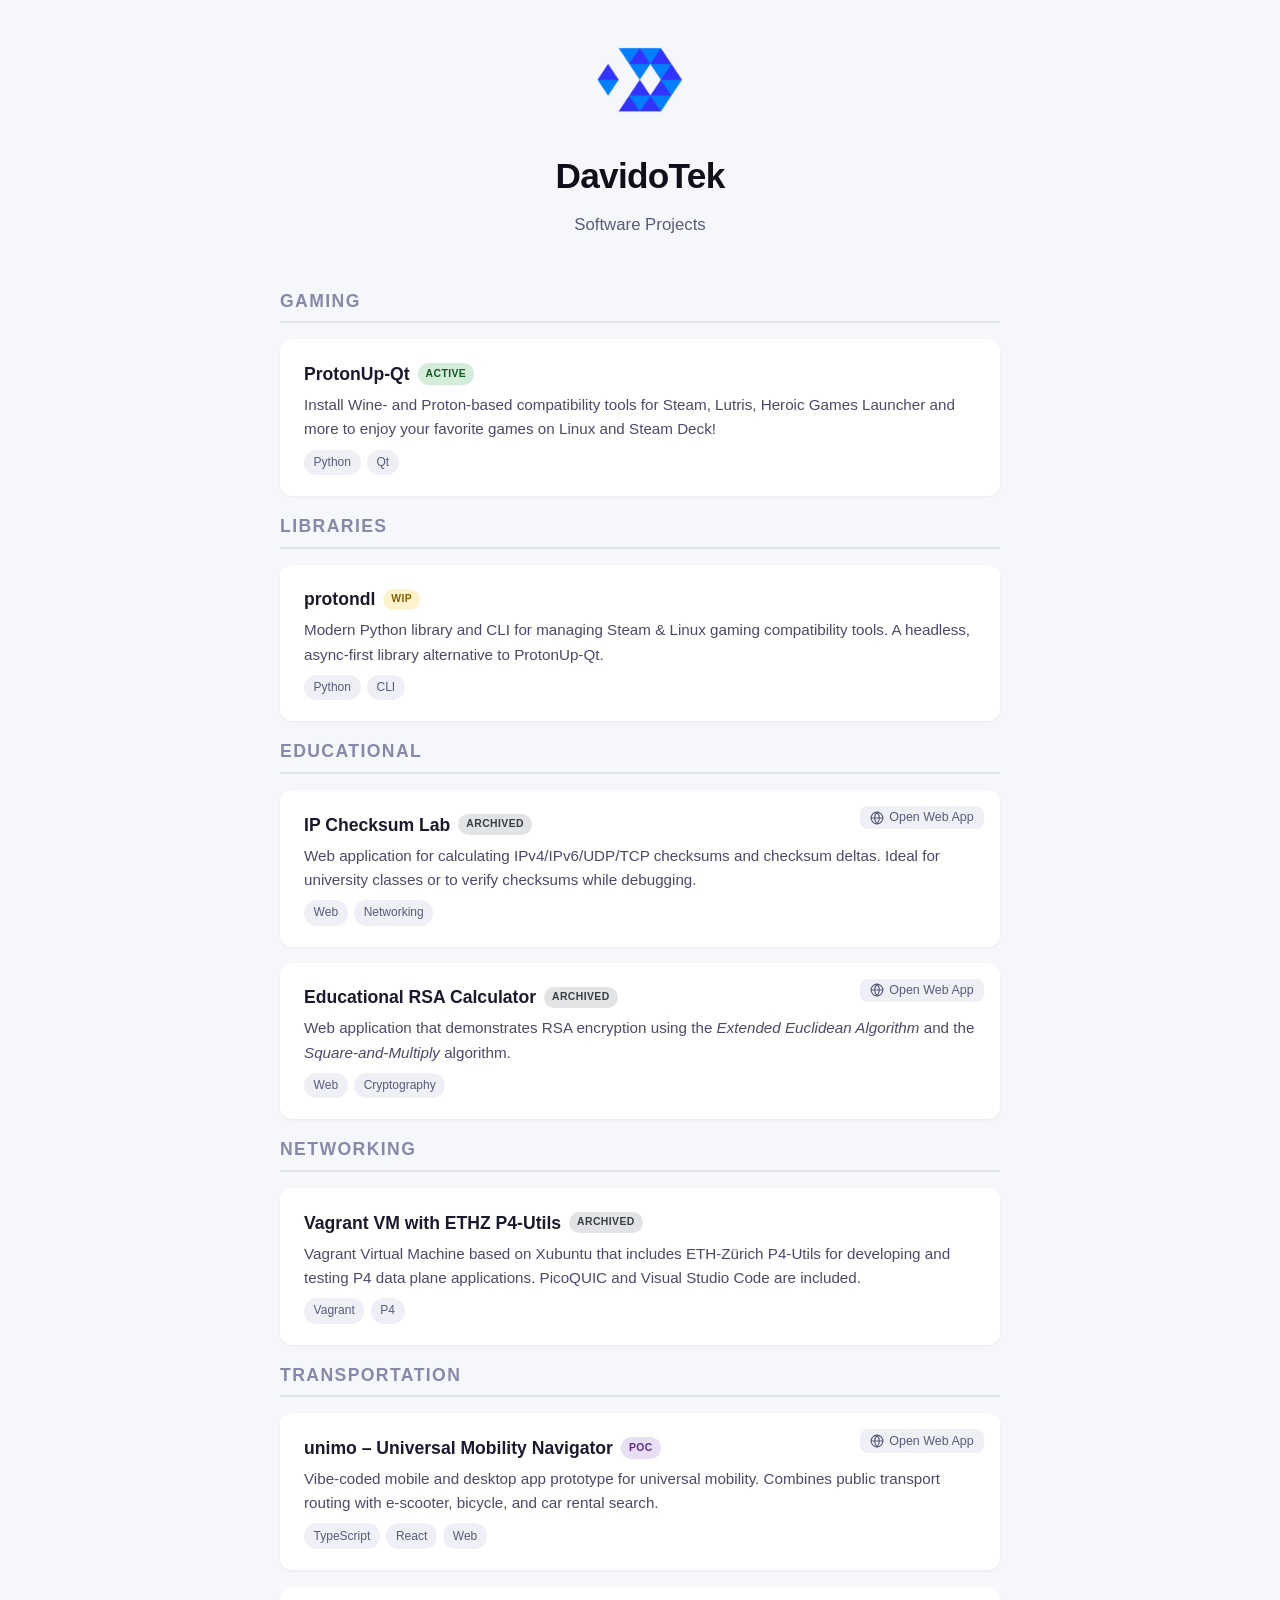
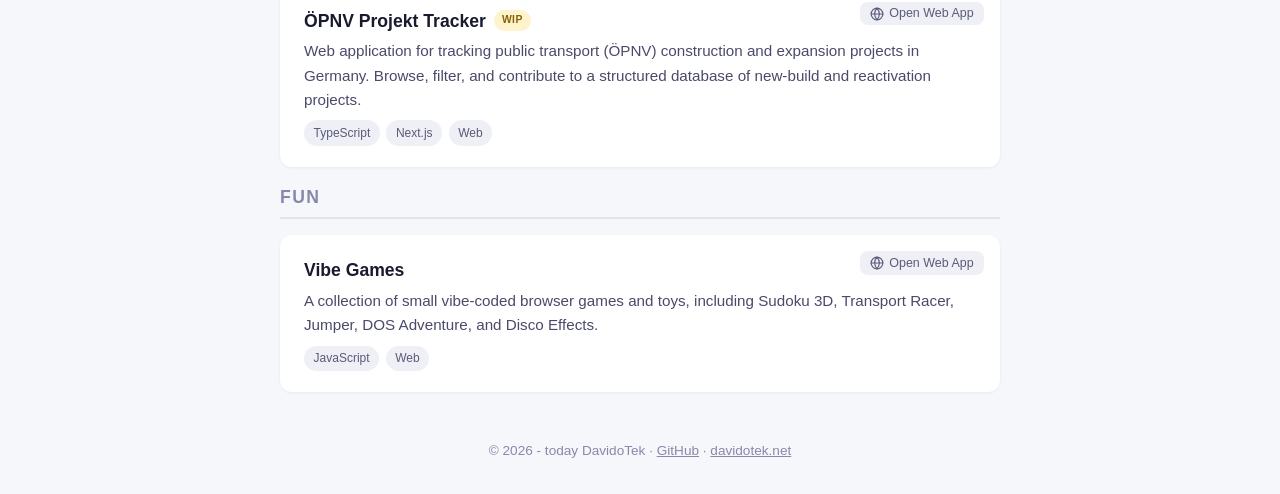
<file: index.html>
<!DOCTYPE html>
<html lang="en">
<head>
  <meta charset="UTF-8">
  <meta name="viewport" content="width=device-width, initial-scale=1.0">
  <meta name="description" content="Software projects by DavidoTek – ProtonUp-Qt, protondl, Educational RSA Calculator, ÖPNV Projekt Tracker, unimo, and more.">
  <meta name="keywords" content="DavidoTek, software, open source, linux, protonup-qt, pupgui2, networking">
  <meta name="author" content="DavidoTek">

  <!-- Open Graph -->
  <meta property="og:title" content="DavidoTek – Software Projects">
  <meta property="og:description" content="Software projects by DavidoTek – ProtonUp-Qt, protondl, Educational RSA Calculator, ÖPNV Projekt Tracker, unimo, and more.">
  <meta property="og:url" content="https://davidotek.github.io/">
  <meta property="og:type" content="website">
  <meta property="og:image" content="https://davidotek.github.io/logo.png">

  <!-- Twitter Card -->
  <meta name="twitter:card" content="summary">
  <meta name="twitter:title" content="DavidoTek – Software Projects">
  <meta name="twitter:description" content="Software projects by DavidoTek – ProtonUp-Qt, protondl, Educational RSA Calculator, ÖPNV Projekt Tracker, unimo, and more.">

  <title>DavidoTek – Software Projects</title>
  <link rel="icon" href="favicon.ico" sizes="48x48">
  <link rel="icon" href="logo.png" type="image/png">
  <link rel="apple-touch-icon" href="logo.png">
  <style>
    * { margin: 0; padding: 0; box-sizing: border-box; }

    body {
      font-family: -apple-system, BlinkMacSystemFont, "Segoe UI", Roboto, Helvetica, Arial, sans-serif;
      background: #f5f7fa;
      color: #1a1a2e;
      line-height: 1.6;
      min-height: 100vh;
      display: flex;
      flex-direction: column;
      align-items: center;
      padding: 2rem 1.5rem;
    }

    .container {
      max-width: 720px;
      width: 100%;
    }

    header {
      text-align: center;
      margin-bottom: 3rem;
    }

    header .logo {
      width: 96px;
      height: 96px;
      margin-bottom: 0.75rem;
    }

    header h1 {
      font-size: 2.2rem;
      font-weight: 700;
      letter-spacing: -0.02em;
      color: #0f0f1a;
    }

    header p {
      margin-top: 0.5rem;
      color: #5a5a7a;
      font-size: 1.05rem;
    }

    .section-title {
      font-size: 1.1rem;
      font-weight: 600;
      text-transform: uppercase;
      letter-spacing: 0.08em;
      color: #8888aa;
      margin-bottom: 1rem;
      padding-bottom: 0.4rem;
      border-bottom: 2px solid #e0e4ec;
    }

    .card {
      background: #fff;
      border-radius: 12px;
      padding: 1.3rem 1.5rem;
      margin-bottom: 1rem;
      box-shadow: 0 1px 3px rgba(0,0,0,0.06);
      transition: transform 0.15s ease, box-shadow 0.15s ease;
      position: relative;
      cursor: pointer;
    }

    .card:hover {
      transform: translateY(-2px);
      box-shadow: 0 4px 12px rgba(0,0,0,0.08);
    }

    .card .btn-web {
      position: absolute;
      top: 1rem;
      right: 1rem;
      display: inline-flex;
      align-items: center;
      gap: 0.3rem;
      padding: 0.3rem 0.65rem;
      border-radius: 8px;
      background: #eef0f6;
      color: #5a5a7a;
      font-size: 0.78rem;
      font-weight: 500;
      text-decoration: none;
      line-height: 1;
      transition: background 0.15s;
    }

    .card .btn-web:hover {
      background: #dce0ec;
      color: #1a1a2e;
    }

    .card .btn-web svg {
      width: 14px;
      height: 14px;
      flex-shrink: 0;
    }

    .card h3 {
      font-size: 1.1rem;
      font-weight: 600;
      margin-bottom: 0.3rem;
      display: flex;
      align-items: center;
      gap: 0.5rem;
      flex-wrap: wrap;
    }

    .card h3 a {
      color: #1a1a2e;
      text-decoration: none;
    }

    .card h3 a:hover {
      color: #3b82f6;
    }

    .badge {
      font-size: 0.65rem;
      font-weight: 600;
      padding: 0.15rem 0.5rem;
      border-radius: 20px;
      letter-spacing: 0.04em;
      text-transform: uppercase;
    }

    .badge-active {
      background: #d4edda;
      color: #155724;
    }

    .badge-wip {
      background: #fff3cd;
      color: #856404;
    }

    .badge-archived {
      background: #e2e3e5;
      color: #383d41;
    }

    .badge-poc {
      background: #e8dff5;
      color: #5a2e8a;
    }

    .card p {
      font-size: 0.95rem;
      color: #4a4a6a;
    }

    .tags {
      display: flex;
      flex-wrap: wrap;
      gap: 0.4rem;
      margin-top: 0.5rem;
    }

    .tag {
      font-size: 0.75rem;
      font-weight: 500;
      padding: 0.2rem 0.6rem;
      border-radius: 20px;
      background: #eef0f6;
      color: #5a5a7a;
    }

    footer {
      margin-top: 3rem;
      text-align: center;
      color: #8888aa;
      font-size: 0.85rem;
    }
  </style>
</head>
<body>
  <div class="container">
    <header>
      <img class="logo" src="logo.png" alt="DavidoTek logo" width="96" height="96">
      <h1>DavidoTek</h1>
      <p>Software Projects</p>
    </header>

    <section>
      <div class="section-title">Gaming</div>

      <div class="card">
        <h3><a href="https://davidotek.github.io/protonup-qt/">ProtonUp-Qt</a><span class="badge badge-active">Active</span></h3>
        <p>Install Wine- and Proton-based compatibility tools for Steam, Lutris, Heroic Games Launcher and more to enjoy your favorite games on Linux and Steam Deck!</p>
        <div class="tags"><span class="tag">Python</span><span class="tag">Qt</span></div>
      </div>
    </section>

    <section>
      <div class="section-title">Libraries</div>

      <div class="card">
        <h3><a href="https://davidotek.github.io/protondl/">protondl</a><span class="badge badge-wip">WIP</span></h3>
        <p>Modern Python library and CLI for managing Steam &amp; Linux gaming compatibility tools. A headless, async-first library alternative to ProtonUp-Qt.</p>
        <div class="tags"><span class="tag">Python</span><span class="tag">CLI</span></div>
      </div>
    </section>

    <section>
      <div class="section-title">Educational</div>

      <div class="card">
        <h3><a href="https://github.com/DavidoTek/ipchklab/">IP Checksum Lab</a><span class="badge badge-archived">Archived</span></h3>
        <p>Web application for calculating IPv4/IPv6/UDP/TCP checksums and checksum deltas. Ideal for university classes or to verify checksums while debugging.</p>
        <div class="tags"><span class="tag">Web</span><span class="tag">Networking</span></div>
        <a class="btn-web" href="https://davidotek.github.io/ipchklab/">
          <svg viewBox="0 0 24 24" fill="none" stroke="currentColor" stroke-width="2" stroke-linecap="round" stroke-linejoin="round">
            <circle cx="12" cy="12" r="10"/>
            <line x1="2" y1="12" x2="22" y2="12"/>
            <path d="M12 2a15.3 15.3 0 0 1 4 10 15.3 15.3 0 0 1-4 10 15.3 15.3 0 0 1-4-10 15.3 15.3 0 0 1 4-10z"/>
          </svg>
          Open Web App
        </a>
      </div>

      <div class="card">
        <h3><a href="https://github.com/DavidoTek/rsa-calc-edu/">Educational RSA Calculator</a><span class="badge badge-archived">Archived</span></h3>
        <p>Web application that demonstrates RSA encryption using the <em>Extended Euclidean Algorithm</em> and the <em>Square-and-Multiply</em> algorithm.</p>
        <div class="tags"><span class="tag">Web</span><span class="tag">Cryptography</span></div>
        <a class="btn-web" href="https://davidotek.github.io/rsa-calc-edu/">
          <svg viewBox="0 0 24 24" fill="none" stroke="currentColor" stroke-width="2" stroke-linecap="round" stroke-linejoin="round">
            <circle cx="12" cy="12" r="10"/>
            <line x1="2" y1="12" x2="22" y2="12"/>
            <path d="M12 2a15.3 15.3 0 0 1 4 10 15.3 15.3 0 0 1-4 10 15.3 15.3 0 0 1-4-10 15.3 15.3 0 0 1 4-10z"/>
          </svg>
          Open Web App
        </a>
      </div>
    </section>

    <section>
      <div class="section-title">Networking</div>

      <div class="card">
        <h3><a href="https://github.com/DavidoTek/p4-utils-workstation-vm">Vagrant VM with ETHZ P4-Utils</a><span class="badge badge-archived">Archived</span></h3>
        <p>Vagrant Virtual Machine based on Xubuntu that includes ETH-Zürich P4-Utils for developing and testing P4 data plane applications. PicoQUIC and Visual Studio Code are included.</p>
        <div class="tags"><span class="tag">Vagrant</span><span class="tag">P4</span></div>
      </div>
    </section>

    <section>
      <div class="section-title">Transportation</div>

      <div class="card">
        <h3><a href="https://github.com/RuhrMobilityLabs/unimo-vibe-poc">unimo – Universal Mobility Navigator</a><span class="badge badge-poc">PoC</span></h3>
        <p>Vibe-coded mobile and desktop app prototype for universal mobility. Combines public transport routing with e-scooter, bicycle, and car rental search.</p>
        <div class="tags"><span class="tag">TypeScript</span><span class="tag">React</span><span class="tag">Web</span></div>
        <a class="btn-web" href="https://ruhrmobilitylabs.github.io/unimo-vibe-poc/">
          <svg viewBox="0 0 24 24" fill="none" stroke="currentColor" stroke-width="2" stroke-linecap="round" stroke-linejoin="round">
            <circle cx="12" cy="12" r="10"/>
            <line x1="2" y1="12" x2="22" y2="12"/>
            <path d="M12 2a15.3 15.3 0 0 1 4 10 15.3 15.3 0 0 1-4 10 15.3 15.3 0 0 1-4-10 15.3 15.3 0 0 1 4-10z"/>
          </svg>
          Open Web App
        </a>
      </div>

      <div class="card">
        <h3><a href="https://github.com/RuhrMobilityLabs/oepnv-projekt-tracker">ÖPNV Projekt Tracker</a><span class="badge badge-wip">WIP</span></h3>
        <p>Web application for tracking public transport (ÖPNV) construction and expansion projects in Germany. Browse, filter, and contribute to a structured database of new-build and reactivation projects.</p>
        <div class="tags"><span class="tag">TypeScript</span><span class="tag">Next.js</span><span class="tag">Web</span></div>
        <a class="btn-web" href="https://ruhrmobilitylabs.github.io/oepnv-projekt-tracker/">
          <svg viewBox="0 0 24 24" fill="none" stroke="currentColor" stroke-width="2" stroke-linecap="round" stroke-linejoin="round">
            <circle cx="12" cy="12" r="10"/>
            <line x1="2" y1="12" x2="22" y2="12"/>
            <path d="M12 2a15.3 15.3 0 0 1 4 10 15.3 15.3 0 0 1-4 10 15.3 15.3 0 0 1-4-10 15.3 15.3 0 0 1 4-10z"/>
          </svg>
          Open Web App
        </a>
      </div>
    </section>

    <section>
      <div class="section-title">Fun</div>

      <div class="card">
        <h3><a href="https://github.com/DavidoTek/vibegames">Vibe Games</a></h3>
        <p>A collection of small vibe-coded browser games and toys, including Sudoku 3D, Transport Racer, Jumper, DOS Adventure, and Disco Effects.</p>
        <div class="tags"><span class="tag">JavaScript</span><span class="tag">Web</span></div>
        <a class="btn-web" href="https://davidotek.github.io/vibegames/">
          <svg viewBox="0 0 24 24" fill="none" stroke="currentColor" stroke-width="2" stroke-linecap="round" stroke-linejoin="round">
            <circle cx="12" cy="12" r="10"/>
            <line x1="2" y1="12" x2="22" y2="12"/>
            <path d="M12 2a15.3 15.3 0 0 1 4 10 15.3 15.3 0 0 1-4 10 15.3 15.3 0 0 1-4-10 15.3 15.3 0 0 1 4-10z"/>
          </svg>
          Open Web App
        </a>
      </div>
    </section>

    <footer>
      <p>&copy; 2026 - today DavidoTek &middot; <a href="https://github.com/DavidoTek" style="color:#8888aa;">GitHub</a> &middot; <a href="https://davidotek.net/" style="color:#8888aa;">davidotek.net</a></p>
    </footer>
  </div>
  <script>
    document.querySelectorAll('.card').forEach(card => {
      card.addEventListener('click', function(e) {
        if (e.target.closest('a')) return;
        const link = this.querySelector('h3 a');
        if (link) location.href = link.href;
      });
    });
  </script>
</body>
</html>
</file>
